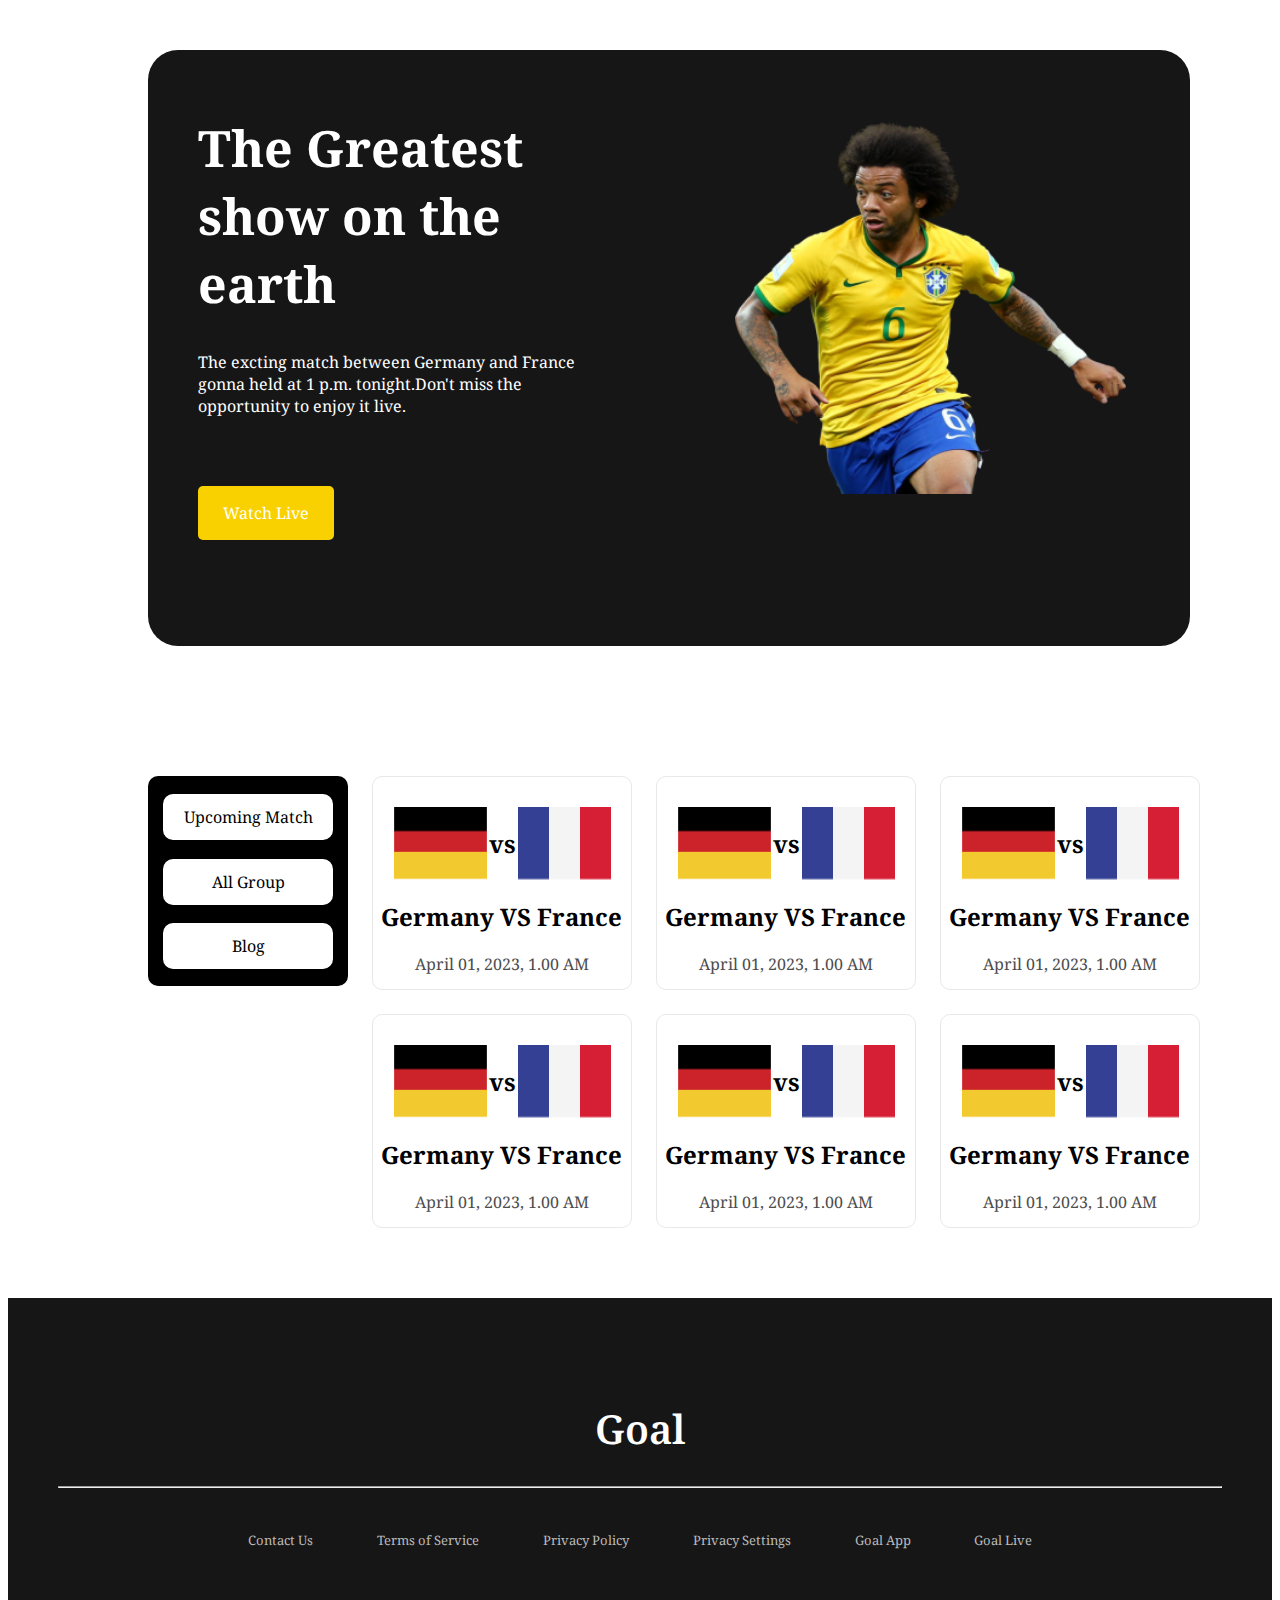
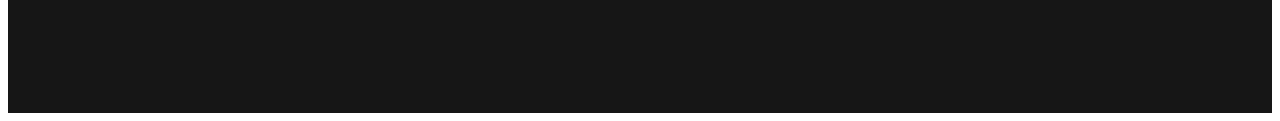
<file: Upcoming-matches.html>
<!DOCTYPE html>
<html lang="en">
<head>
    <meta charset="UTF-8">
    <meta http-equiv="X-UA-Compatible" content="IE=edge">
    <meta name="viewport" content="width=device-width, initial-scale=1.0">
    <title>Match Updates</title>
    <!---- stylesheet ---->
    <link rel="stylesheet" href="styles/upcoming-match.css">
</head>
<body>
<!-- -- Top Banner -- -->
<section class="top-banner">
    <header class="top-banner-info">
        <h1>The Greatest show on the earth</h1>
        <p style="padding-bottom: 35px;">The excting match between Germany and France gonna held at 1 p.m. tonight.Don't miss the opportunity to enjoy it live.</p>
        <p> <a href="empty" class="button-style">Watch Live <i class="fa-thin fa-greater-than"></i> </a>
        </p>
    </header>
    <header class="top-banner-image">
        <img src="assets/Banner Image.png" alt="macrcelo pic" height="100%" width="100%"> 
    </header>  
</section>
<section class="middle-part">
<!-- ```box-button```` -->
    <nav class="button-box-bgstyle">
        <div class="box-button-style">
             <a href="Upcoming-matches.html" target="_blank" class="button-individual-style">Upcoming Match</a>
             <a href="error" target="_blank" class="button-individual-style">All Group</a>
             <a href="index.html" target="_blank" class="button-individual-style">Blog</a>
        </div>
    </nav>
<!---- Upcoming matches informati------>
<section class="upcoming-match-box-holder">
<!-- box-1  -->
    <div class="upcoming-match-flag-box">
        <div class="flag-thumbnail">
           <img src="assets/germany Flag.png" alt="">
           <h2>vs</h2>
           <img src="assets/Flag.png" alt="">
        </div>
    <h2 style="padding-left: 8px;">Germany VS France </h2>
    <p>April 01, 2023, 1.00 AM</p>
    </div>
<!-- box-2  -->
    <div class="upcoming-match-flag-box">
        <div class="flag-thumbnail">
           <img src="assets/germany Flag.png" alt="">
           <h2>vs</h2>
           <img src="assets/Flag.png" alt="">
        </div>
    <h2 style="padding-left: 8px;">Germany VS France </h2>
    <p>April 01, 2023, 1.00 AM</p>
    </div>
<!-- box-3  -->
    <div class="upcoming-match-flag-box">
        <div class="flag-thumbnail">
           <img src="assets/germany Flag.png" alt="">
           <h2>vs</h2>
           <img src="assets/Flag.png" alt="">
        </div>
    <h2 style="padding-left: 8px;">Germany VS France </h2>
    <p>April 01, 2023, 1.00 AM</p>
    </div>
<!-- box-4  -->
    <div class="upcoming-match-flag-box">
        <div class="flag-thumbnail">
           <img src="assets/germany Flag.png" alt="">
           <h2>vs</h2>
           <img src="assets/Flag.png" alt="">
        </div>
    <h2 style="padding-left: 8px;">Germany VS France </h2>
    <p>April 01, 2023, 1.00 AM</p>
    </div>
<!-- box-5  -->
    <div class="upcoming-match-flag-box">
        <div class="flag-thumbnail">
           <img src="assets/germany Flag.png" alt="">
           <h2>vs</h2>
           <img src="assets/Flag.png" alt="">
        </div>
    <h2 style="padding-left: 8px;">Germany VS France </h2>
    <p>April 01, 2023, 1.00 AM</p>
    </div>
<!-- box-6  -->
    <div class="upcoming-match-flag-box">
        <div class="flag-thumbnail">
           <img src="assets/germany Flag.png" alt="">
           <h2>vs</h2>
           <img src="assets/Flag.png" alt="">
        </div>
    <h2 style="padding-left: 8px;">Germany VS France </h2>
    <p>April 01, 2023, 1.00 AM</p>
    </div>
</section>
</section> 
<!---- hidden button ----->
<section style="margin-bottom: 70px;">
   <a href="" class="hidden-button">View All</a>
</section>
<!--- last section --->
<footer class="footer-style">
    <h2>Goal</h2>
    <hr style="margin: 0px 50px; color:hsla(0, 0%, 73%, 1); border-width: 1px;">
    <nav class="link-style">
    <a href="" class="footer-link">Contact Us</a>
    <a href="" class="footer-link">Terms of Service</a>
    <a href="" class="footer-link">Privacy Policy</a>
    <a href="" class="footer-link">Privacy Settings</a>
    <a href="" class="footer-link">Goal App </a>
    <a href="" class="footer-link">Goal Live</a>
   </nav>
</footer>
</body>
</html>
</file>
<file: styles/upcoming-match.css>
/* --font style--  */
@import url('https://fonts.googleapis.com/css2?family=Noto+Serif:wght@700&display=swap');
body{
    font-family: 'Noto Serif', serif;
    }
    /* ---Top Banner Styles--- */
    .top-banner{
        display: flex;
        background: #161616;
        color: white;
        border-radius: 30px;
        margin-top: 50px;
        margin-left: 140px;
        margin-bottom: 130px;
        width: 1042px;
        height: 596px;
    }
    .top-banner:hover{
        background-color: hsla(0, 0%, 9%, 0.438);
        color: black;
    }
    h1{
        font-size: 50px;
        font-weight: bolder
    }
    header{
        width: 391px;
        height: 374px;
        padding-left: 106px;
        padding-top: 70px;
        padding-bottom: 152px;
    }
    header p{
        margin-bottom: 50px;
    }
    .top-banner-info{
        padding: 30px 40px 90px 50px;
    }
     .top-banner-image{
       margin: 40 4% 0% 10%;
    }
    .button-style{
        padding: 16px 25px;
        background-color: #f9d100;
        text-decoration: none;
        text-align: center;
        border-radius: 5px;
        color: white;
    }
    /* ====================
second section styles
======================= */
.middle-part{
    display: flex;
    margin-bottom: 50px;
}
    /*---- box button styles -----*/
    .button-box-bgstyle{
        background-color: black;
        height: 210px;
        width: 200px;
        margin-left: 140px;
        border-radius: 10px;
    } 
    .box-button-style{
        display: flex;
        flex-direction: column;
        justify-content: space-evenly;
        height: 211px;
        width: 170px;
        margin: auto;
    }
    .button-individual-style{
        background-color:white;
        color: black;
        text-decoration: none;
        padding: 12px 10px 12px 10px;
        border-radius: 10px;
        text-align: center;
    }
    .button-individual-style:hover{
        background-color: #f9d100;
        color: white;
    }
     .upcoming-match-box-holder{
        display: grid;
        grid-template-columns: repeat(3, 1fr);
        gap: 24px;
        margin-left: 24px;
    } 
    .upcoming-match-flag-box{
       border: 1px solid  #e8e8e8;
       border-radius: 10px;
       width: 258px;
       height: 212px;
       padding: 0px;
    }
    .flag-thumbnail{
    display: flex;
    justify-content: space-around;
    padding: 30px 20px 0px 20px;
    }
    .upcoming-match-flag-box p{
        color: hsla(0, 0%, 30%, 1);
        font-size: 16px;
        text-align: center;
    }
    .hidden-button{
        display: none;
        background-color: #f9d100;
        color: white;
        text-decoration: none;
        height: 47px;
        width: 131px;
        padding: 12px 29px;
        margin-left: 635px;
        border-radius: 5px;
    
    }
    /* --------
    last section style
    -------------- */
    .footer-style{ 
        background-color: #161616;
        margin: 0;
        height: 345px;
        padding-top: 70px;
    }
    .footer-style h2{
        color: white;
        font-size: 40px;
        font-weight: 600;
        text-align: center;
         margin-bottom: 30px;
    }
    .link-style{
     margin-top: 40px;
    text-align: center;
    }
    .footer-link{
        color: hsla(0, 0%, 73%, 1);
        text-decoration: none;
        font-size: small;
        padding-left: 30px;
        padding-right: 30px;
    
    }
    /*------------------
     mobile devices
    ------------------- */
    @media only screen and (max-width: 500px){
        .top-banner{
           width: 100%;
           display: block;
           text-align: center;
           margin: auto;
        }
        .top-banner-image{
            padding-left:25%;
        }
        .middle-part{
            display: block;
        }
        .button-box-bgstyle{
            background-color: white;
            margin-left: 80px;
        }
        .button-individual-style{
          border: 1px solid hsla(0, 0%, 73%, 1);
        }
        .upcoming-match-box-holder{
            display: grid;
            grid-template-columns: repeat(1, 1fr);
            margin-left: 50px;
        }
        .link-style{
            display: flex;
            flex-direction: column;
        }
        .footer-link{
            padding: 0px 0px 10px 0px;
        }
        }
/* -------------
tab devices
--------------- */
@media only screen and (min-width:768px) and (max-width:1024px){
    .top-banner{
       width: 100%;
       margin: 5% 0% 13% 0%;
    }
    .middle-part{
       display: block;
    }
   .button-box-bgstyle{
    background-color: white;
    margin-left: 300px;
    }
  .button-individual-style{
     border: 1px solid hsla(0, 0%, 73%, 1);
    }
   .Upcoming-match-box-holder{
       display: grid;
       grid-template-columns: repeat(2, 1fr);
       margin-left: 110px;
       gap: 30px;
   }
   .footer-link{
    padding-left: 60px;
    padding-right: 50px;
   }
  }
</file>
